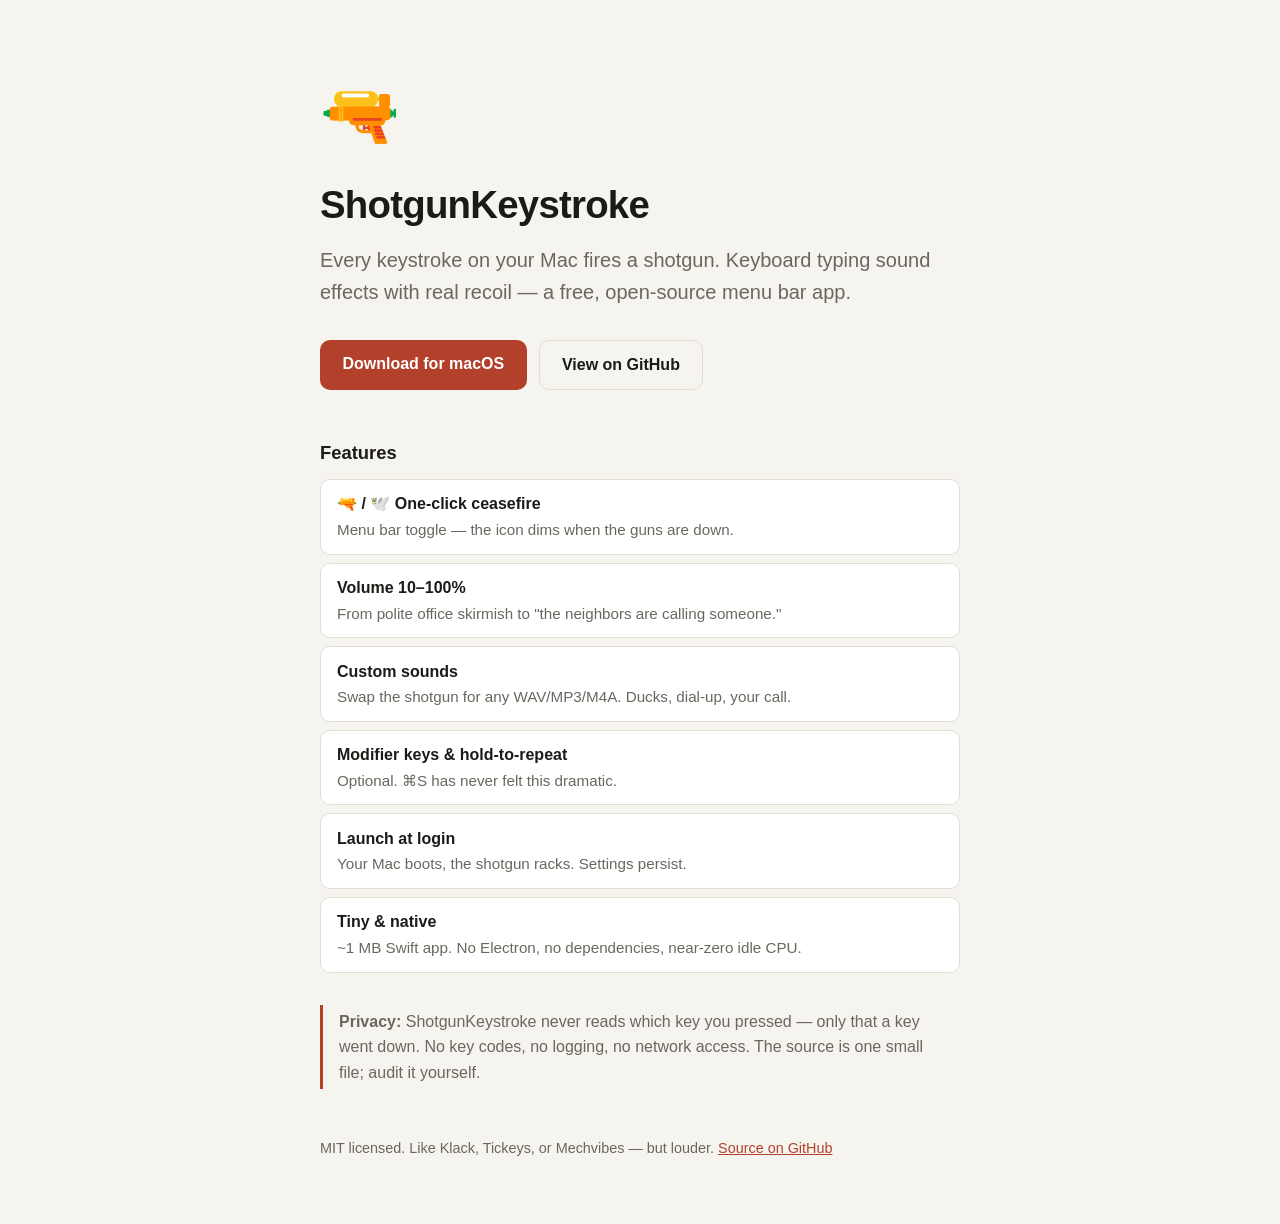
<file: docs/index.html>
<!doctype html>
<html lang="en">
<head>
  <meta charset="utf-8">
  <meta name="viewport" content="width=device-width, initial-scale=1">

  <title>ShotgunKeystroke — Shotgun Sound on Every Keystroke for Mac</title>
  <meta name="description" content="Free open-source macOS menu bar app that fires a shotgun sound on every keystroke. Keyboard typing sound effects for Mac with volume control, custom sounds, and launch at login. A chaotic alternative to Klack, Tickeys, and Mechvibes.">
  <meta name="keywords" content="keyboard sounds mac, typing sounds macos, keystroke sound effects, shotgun keyboard sound, mechanical keyboard sounds mac, klack alternative, tickeys alternative, mechvibes alternative, mac menu bar app, free open source mac app">
  <link rel="canonical" href="https://piyushsomething.github.io/ShotGunKeystroke/">
  <link rel="icon" href="data:image/svg+xml,<svg xmlns=%22http://www.w3.org/2000/svg%22 viewBox=%220 0 100 100%22><text y=%22.9em%22 font-size=%2290%22>🔫</text></svg>">

  <meta property="og:type" content="website">
  <meta property="og:title" content="ShotgunKeystroke — Shotgun Sound on Every Keystroke for Mac">
  <meta property="og:description" content="Free open-source macOS menu bar app that fires a shotgun on every keystroke. Volume control, custom sounds, launch at login. ~1 MB, native Swift, never reads what you type.">
  <meta property="og:url" content="https://piyushsomething.github.io/ShotGunKeystroke/">
  <meta property="og:site_name" content="ShotgunKeystroke">
  <meta name="twitter:card" content="summary">
  <meta name="twitter:title" content="ShotgunKeystroke — Shotgun Sound on Every Keystroke for Mac">
  <meta name="twitter:description" content="Free open-source macOS menu bar app that fires a shotgun on every keystroke. Volume control, custom sounds, launch at login.">

  <script type="application/ld+json">
  {
    "@context": "https://schema.org",
    "@type": "SoftwareApplication",
    "name": "ShotgunKeystroke",
    "operatingSystem": "macOS 13+",
    "applicationCategory": "UtilitiesApplication",
    "description": "macOS menu bar app that fires a shotgun sound on every keystroke, with volume control, custom sounds, and launch at login.",
    "offers": { "@type": "Offer", "price": "0", "priceCurrency": "USD" },
    "downloadUrl": "https://github.com/Piyushsomething/ShotGunKeystroke/releases/latest",
    "license": "https://github.com/Piyushsomething/ShotGunKeystroke/blob/main/LICENSE",
    "url": "https://github.com/Piyushsomething/ShotGunKeystroke"
  }
  </script>

  <style>
    * { margin: 0; padding: 0; box-sizing: border-box; }
    :root {
      --bg: #f6f4ef; --fg: #1c1a17; --muted: #6b675f;
      --accent: #b3402a; --card: #ffffff; --border: #e2ded4;
    }
    @media (prefers-color-scheme: dark) {
      :root {
        --bg: #16130f; --fg: #ece7dd; --muted: #9a938a;
        --accent: #e2694f; --card: #211d18; --border: #332e26;
      }
    }
    body {
      font-family: -apple-system, BlinkMacSystemFont, "Segoe UI", sans-serif;
      background: var(--bg); color: var(--fg);
      line-height: 1.6; padding: 4rem 1.5rem;
    }
    main { max-width: 640px; margin: 0 auto; }
    .emoji { font-size: 4rem; }
    h1 { font-size: 2.4rem; letter-spacing: -0.02em; margin: 0.5rem 0; }
    .tagline { font-size: 1.25rem; color: var(--muted); margin-bottom: 2rem; }
    .buttons { display: flex; gap: 0.75rem; flex-wrap: wrap; margin-bottom: 3rem; }
    .btn {
      display: inline-block; padding: 0.7rem 1.4rem; border-radius: 10px;
      text-decoration: none; font-weight: 600; font-size: 1rem;
    }
    .btn-primary { background: var(--accent); color: #fff; }
    .btn-secondary { border: 1.5px solid var(--border); color: var(--fg); }
    h2 { font-size: 1.15rem; margin: 2rem 0 0.75rem; }
    ul.features { list-style: none; }
    ul.features li {
      background: var(--card); border: 1px solid var(--border);
      border-radius: 10px; padding: 0.7rem 1rem; margin-bottom: 0.5rem;
    }
    ul.features li strong { display: block; }
    ul.features li span { color: var(--muted); font-size: 0.95rem; }
    .privacy {
      border-left: 3px solid var(--accent); padding: 0.25rem 1rem;
      color: var(--muted); margin: 2rem 0;
    }
    footer { margin-top: 3rem; color: var(--muted); font-size: 0.9rem; }
    footer a { color: var(--accent); }
  </style>
</head>
<body>
  <main>
    <div class="emoji" aria-hidden="true">🔫</div>
    <h1>ShotgunKeystroke</h1>
    <p class="tagline">Every keystroke on your Mac fires a shotgun. Keyboard typing
    sound effects with real recoil — a free, open-source menu bar app.</p>

    <div class="buttons">
      <a class="btn btn-primary" href="https://github.com/Piyushsomething/ShotGunKeystroke/releases/latest">Download for macOS</a>
      <a class="btn btn-secondary" href="https://github.com/Piyushsomething/ShotGunKeystroke">View on GitHub</a>
    </div>

    <h2>Features</h2>
    <ul class="features">
      <li><strong>🔫 / 🕊️ One-click ceasefire</strong><span>Menu bar toggle — the icon dims when the guns are down.</span></li>
      <li><strong>Volume 10–100%</strong><span>From polite office skirmish to "the neighbors are calling someone."</span></li>
      <li><strong>Custom sounds</strong><span>Swap the shotgun for any WAV/MP3/M4A. Ducks, dial-up, your call.</span></li>
      <li><strong>Modifier keys &amp; hold-to-repeat</strong><span>Optional. ⌘S has never felt this dramatic.</span></li>
      <li><strong>Launch at login</strong><span>Your Mac boots, the shotgun racks. Settings persist.</span></li>
      <li><strong>Tiny &amp; native</strong><span>~1 MB Swift app. No Electron, no dependencies, near-zero idle CPU.</span></li>
    </ul>

    <p class="privacy"><strong>Privacy:</strong> ShotgunKeystroke never reads which
    key you pressed — only that a key went down. No key codes, no logging,
    no network access. The source is one small file; audit it yourself.</p>

    <footer>
      MIT licensed. Like Klack, Tickeys, or Mechvibes — but louder.
      <a href="https://github.com/Piyushsomething/ShotGunKeystroke">Source on GitHub</a>
    </footer>
  </main>
</body>
</html>
</file>
